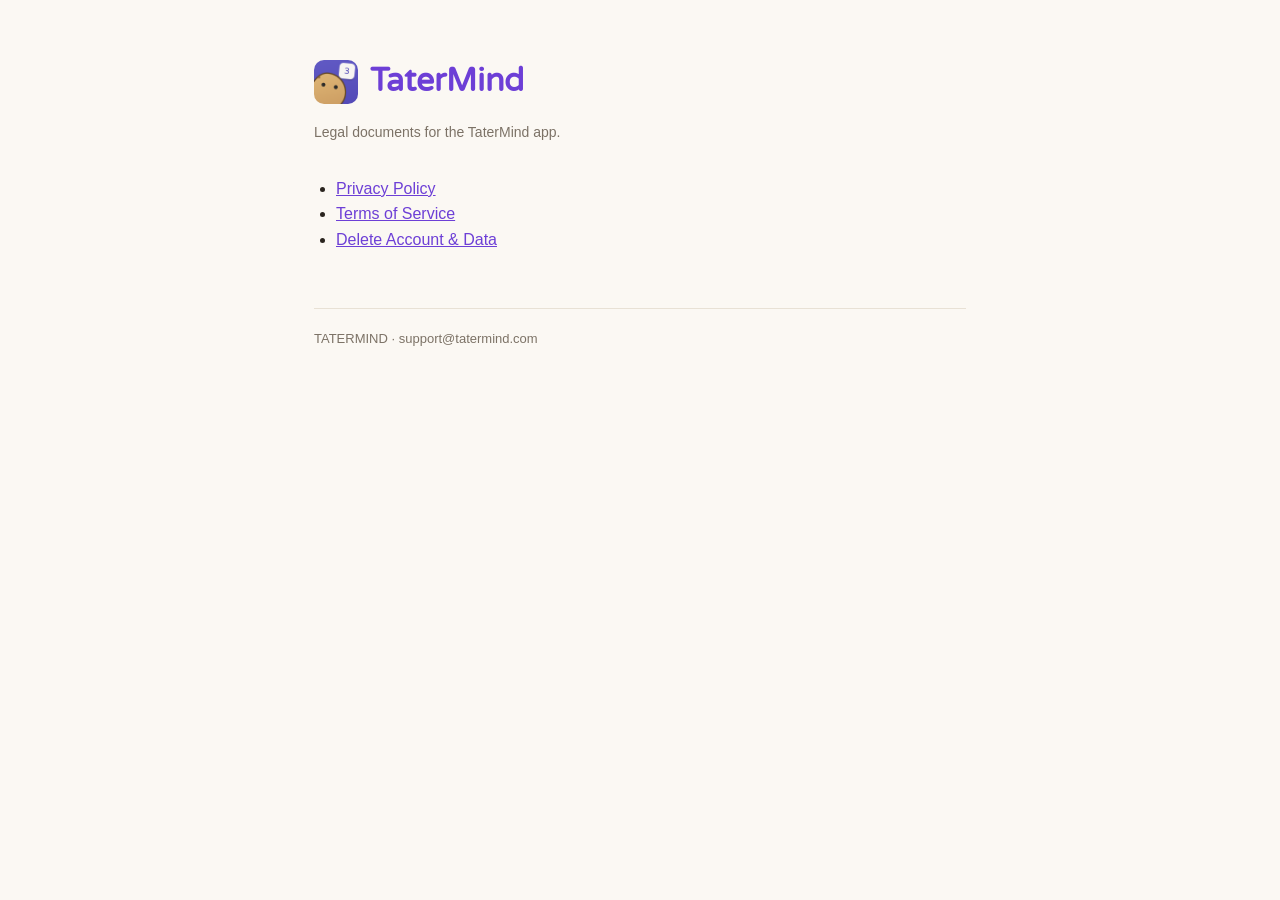
<file: index.html>
<!doctype html>
<html lang="en">
<head>
<meta charset="utf-8">
<meta name="viewport" content="width=device-width,initial-scale=1">
<title>TaterMind — Legal</title>
<link rel="preconnect" href="https://fonts.googleapis.com">
<link rel="preconnect" href="https://fonts.gstatic.com" crossorigin>
<link href="https://fonts.googleapis.com/css2?family=Varela+Round&display=swap" rel="stylesheet">
<link rel="stylesheet" href="style.css">
<style>
  .brand {
    display: flex;
    align-items: center;
    gap: 12px;
    margin: 0 0 6px;
  }
  .brand img {
    width: 44px;
    height: 44px;
    border-radius: 10px;
  }
  .brand .wordmark {
    font-family: "Varela Round", -apple-system, "Segoe UI", sans-serif;
    font-size: 32px;
    color: var(--accent);
    margin: 0;
  }
</style>
</head>
<body>
<div class="page">
  <div class="brand">
    <img src="icon.png" alt="TaterMind icon">
    <h1 class="wordmark">TaterMind</h1>
  </div>
  <p class="updated">Legal documents for the TaterMind app.</p>
  <ul>
    <li><a href="privacy-policy.html">Privacy Policy</a></li>
    <li><a href="terms-of-service.html">Terms of Service</a></li>
    <li><a href="delete-account.html">Delete Account &amp; Data</a></li>
  </ul>
  <footer>TATERMIND · support@tatermind.com</footer>
</div>
</body>
</html>
</file>
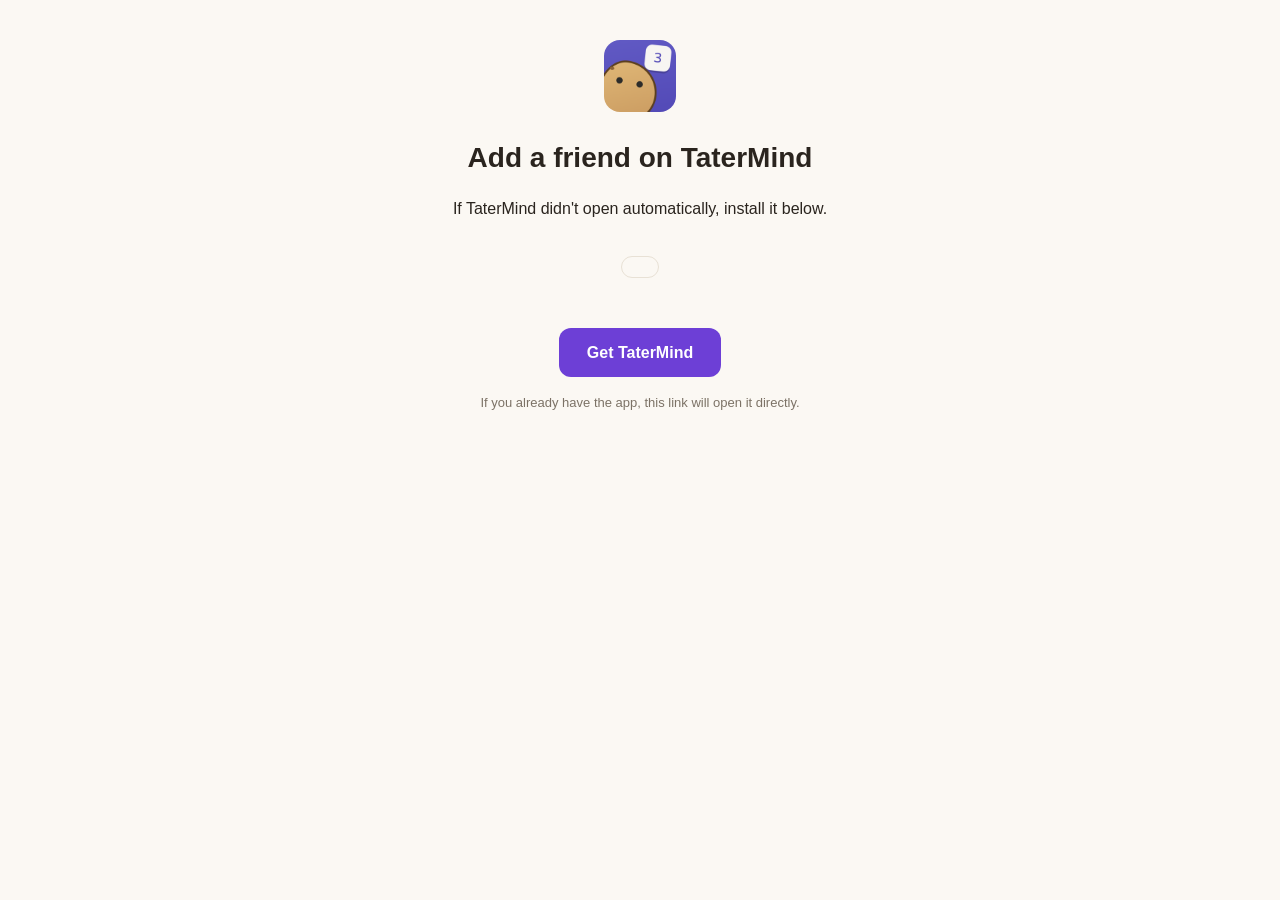
<file: add/index.html>
<!doctype html>
<html lang="en">
<head>
<meta charset="utf-8">
<meta name="viewport" content="width=device-width,initial-scale=1">
<title>Add a friend on TaterMind</title>
<link rel="stylesheet" href="../style.css">
<style>
  .card {
    text-align: center;
    padding-top: 40px;
  }
  .card img { width: 72px; height: 72px; border-radius: 16px; margin-bottom: 16px; }
  .code {
    display: inline-block;
    margin: 18px 0;
    padding: 10px 18px;
    border: 1px solid var(--border);
    border-radius: 12px;
    font-size: 22px;
    font-weight: 700;
    letter-spacing: 2px;
  }
  .btn {
    display: inline-block;
    margin-top: 8px;
    padding: 12px 28px;
    background: var(--accent);
    color: #fff;
    border-radius: 12px;
    text-decoration: none;
    font-weight: 600;
  }
</style>
</head>
<body>
<div class="page card">
  <img src="../icon.png" alt="TaterMind">
  <h1>Add a friend on TaterMind</h1>
  <p id="msg">Opening TaterMind&hellip;</p>
  <div class="code" id="code" hidden></div>
  <p><a class="btn" id="storeLink" href="https://play.google.com/store/apps/details?id=com.tatermind.tatermind">Get TaterMind</a></p>
  <p style="color:var(--muted); font-size:13px;">If you already have the app, this link will open it directly.</p>
</div>
<script>
  // Same store URLs as lib/core/app_config.dart — keep in sync.
  var ANDROID_STORE_URL = 'https://play.google.com/store/apps/details?id=com.tatermind.tatermind';
  var IOS_STORE_URL = ''; // fill in once live on the App Store, e.g. 'https://apps.apple.com/app/id0000000000'

  var params = new URLSearchParams(window.location.search);
  var code = (params.get('code') || '').trim().toUpperCase();
  var ua = navigator.userAgent || '';
  var isIOS = /iPad|iPhone|iPod/.test(ua);
  var isAndroid = /Android/.test(ua);
  var storeUrl = isIOS ? IOS_STORE_URL : ANDROID_STORE_URL;

  if (code) {
    document.getElementById('code').textContent = code;
    document.getElementById('code').hidden = false;
  }

  var storeLink = document.getElementById('storeLink');
  if (storeUrl) {
    storeLink.href = storeUrl;
  } else {
    storeLink.textContent = 'Coming soon on iOS';
    storeLink.removeAttribute('href');
  }

  // Best-effort so the code can be auto-filled after a fresh install —
  // AddFriendScreen can offer "paste code?" using this on first launch.
  // Requires a user gesture on iOS Safari, so it's re-attempted on tap too.
  function copyCode() {
    if (code && navigator.clipboard) {
      navigator.clipboard.writeText(code).catch(function () {});
    }
  }
  copyCode();
  document.body.addEventListener('click', copyCode, { once: true });

  document.getElementById('msg').textContent = code
    ? "If TaterMind didn't open automatically, install it below, then enter code " + code + '.'
    : "If TaterMind didn't open automatically, install it below.";

  // Give the OS a moment to hand off to the app (Universal/App Links)
  // before nudging toward the store as a fallback.
  if (storeUrl && (isIOS || isAndroid)) {
    setTimeout(function () {
      window.location.href = storeUrl;
    }, 1500);
  }
</script>
</body>
</html>
</file>
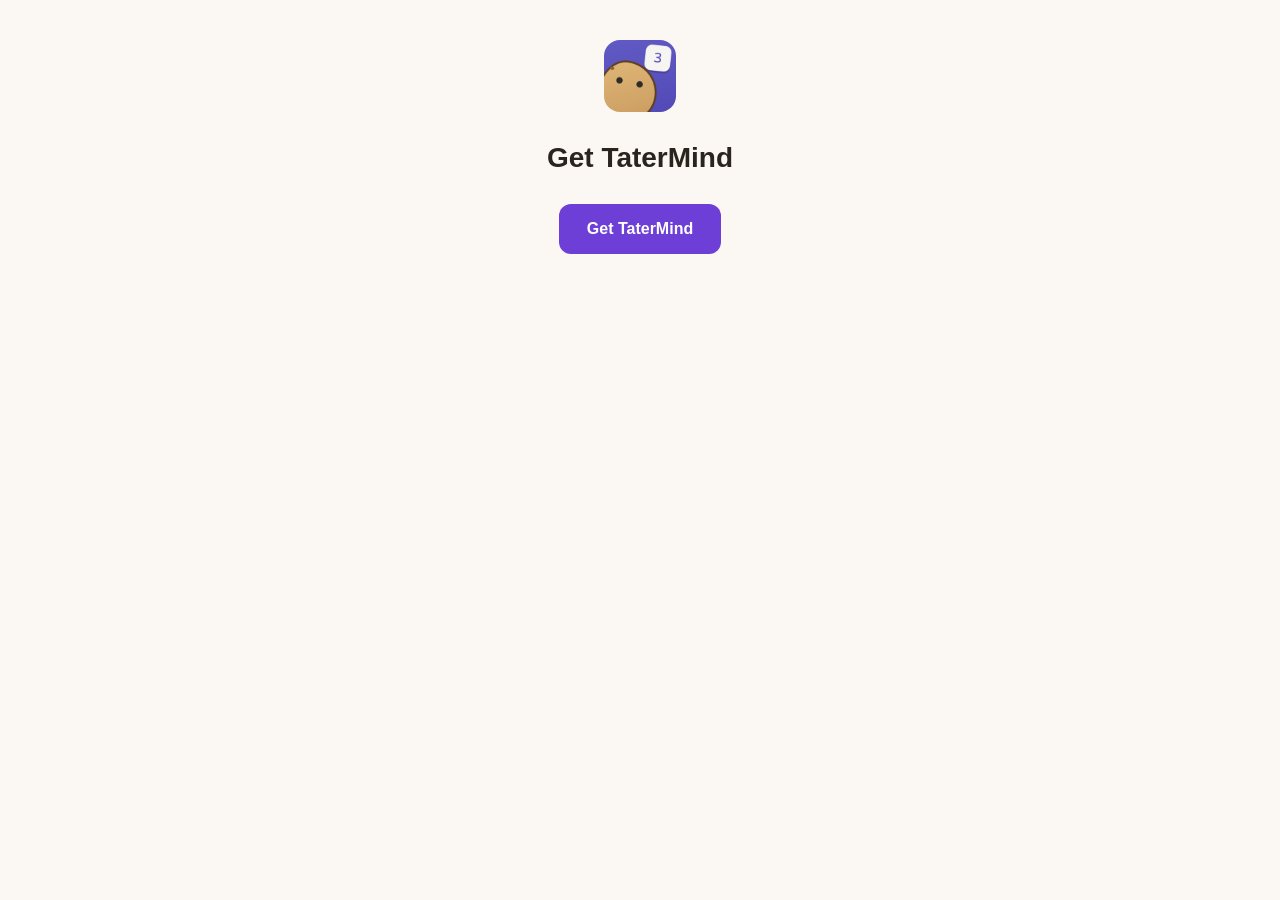
<file: get/index.html>
<!doctype html>
<html lang="en">
<head>
<meta charset="utf-8">
<meta name="viewport" content="width=device-width,initial-scale=1">
<title>Get TaterMind</title>
<link rel="stylesheet" href="../style.css">
<style>
  .card { text-align: center; padding-top: 40px; }
  .card img { width: 72px; height: 72px; border-radius: 16px; margin-bottom: 16px; }
  .btn {
    display: inline-block;
    margin-top: 8px;
    padding: 12px 28px;
    background: var(--accent);
    color: #fff;
    border-radius: 12px;
    text-decoration: none;
    font-weight: 600;
  }
</style>
</head>
<body>
<div class="page card">
  <img src="../icon.png" alt="TaterMind">
  <h1>Get TaterMind</h1>
  <p id="msg">Taking you to the app store&hellip;</p>
  <p><a class="btn" id="storeLink" href="https://play.google.com/store/apps/details?id=com.tatermind.tatermind">Get TaterMind</a></p>
</div>
<script>
  // Same store URLs as lib/core/app_config.dart — keep in sync.
  var ANDROID_STORE_URL = 'https://play.google.com/store/apps/details?id=com.tatermind.tatermind';
  var IOS_STORE_URL = ''; // fill in once live on the App Store, e.g. 'https://apps.apple.com/app/id0000000000'

  var ua = navigator.userAgent || '';
  var isIOS = /iPad|iPhone|iPod/.test(ua);
  var isAndroid = /Android/.test(ua);
  var storeUrl = isIOS ? IOS_STORE_URL : ANDROID_STORE_URL;

  var storeLink = document.getElementById('storeLink');
  if (storeUrl) {
    storeLink.href = storeUrl;
  } else {
    storeLink.textContent = 'Coming soon on iOS';
    storeLink.removeAttribute('href');
    document.getElementById('msg').textContent = '';
  }

  if (storeUrl && (isIOS || isAndroid)) {
    setTimeout(function () {
      window.location.href = storeUrl;
    }, 800);
  } else {
    document.getElementById('msg').textContent = '';
  }
</script>
</body>
</html>
</file>
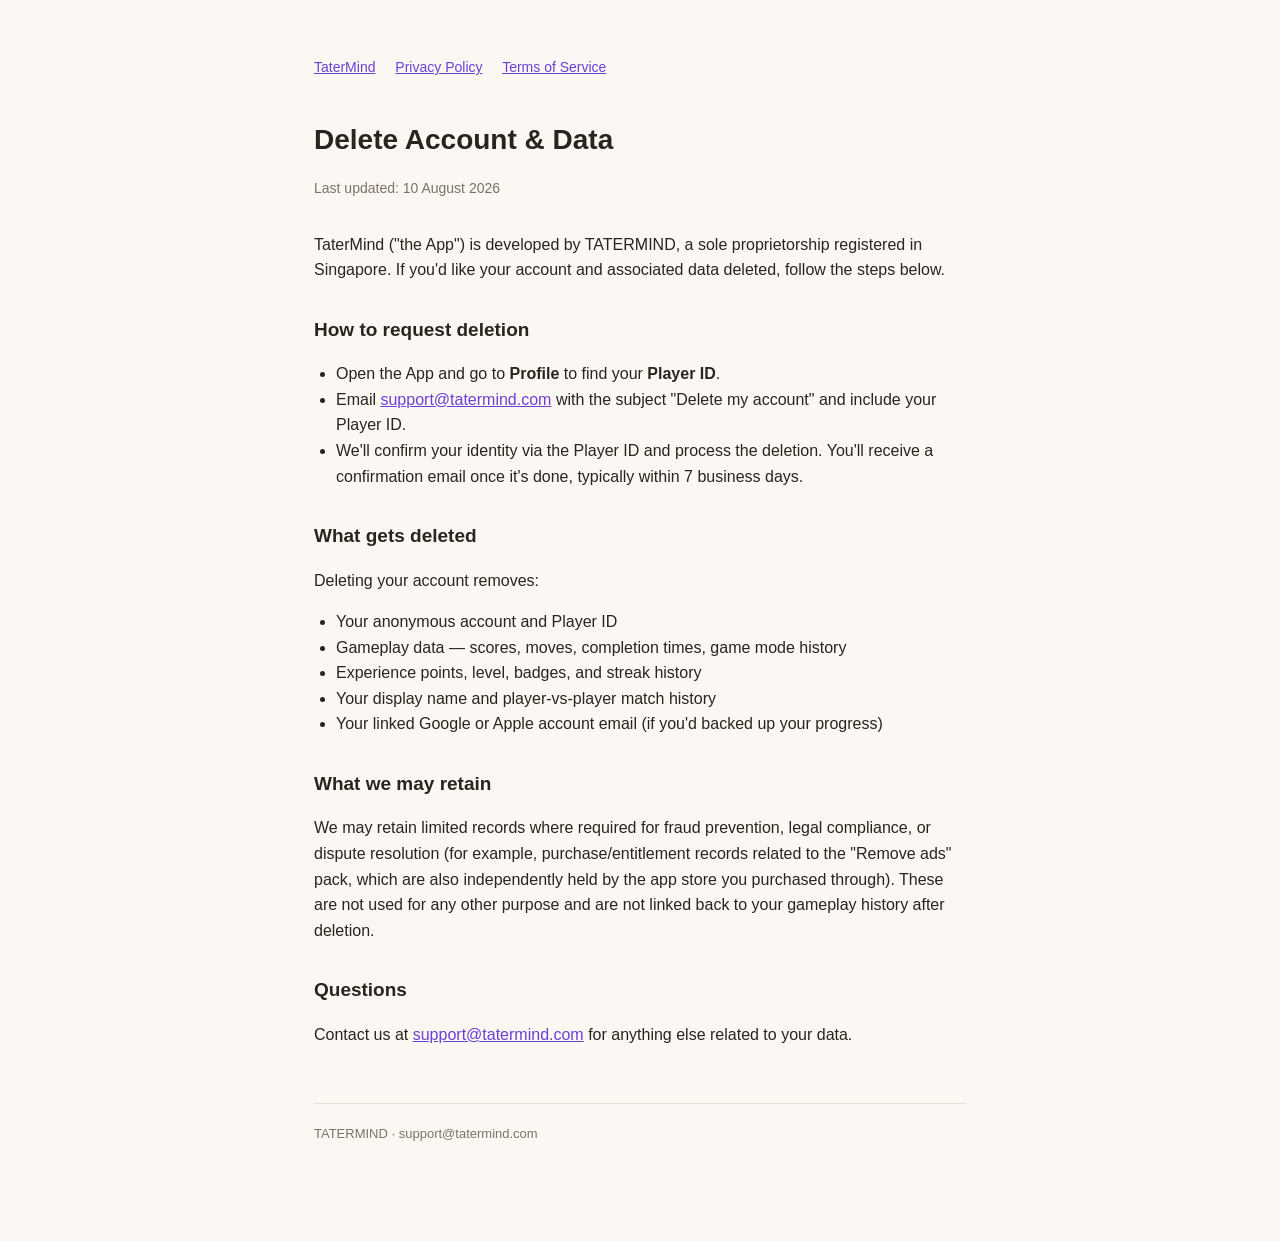
<file: delete-account.html>
<!doctype html>
<html lang="en">
<head>
<meta charset="utf-8">
<meta name="viewport" content="width=device-width,initial-scale=1">
<title>Delete Account &amp; Data — TaterMind</title>
<link rel="stylesheet" href="style.css">
</head>
<body>
<div class="page">
  <nav><a href="index.html">TaterMind</a> <a href="privacy-policy.html">Privacy Policy</a> <a href="terms-of-service.html">Terms of Service</a></nav>
  <h1>Delete Account &amp; Data</h1>
  <p class="updated">Last updated: 10 August 2026</p>

  <p>TaterMind ("the App") is developed by TATERMIND, a sole proprietorship registered in Singapore. If you'd like your account and associated data deleted, follow the steps below.</p>

  <h2>How to request deletion</h2>
  <ul>
    <li>Open the App and go to <strong>Profile</strong> to find your <strong>Player ID</strong>.</li>
    <li>Email <a href="mailto:support@tatermind.com">support@tatermind.com</a> with the subject "Delete my account" and include your Player ID.</li>
    <li>We'll confirm your identity via the Player ID and process the deletion. You'll receive a confirmation email once it's done, typically within 7 business days.</li>
  </ul>

  <h2>What gets deleted</h2>
  <p>Deleting your account removes:</p>
  <ul>
    <li>Your anonymous account and Player ID</li>
    <li>Gameplay data — scores, moves, completion times, game mode history</li>
    <li>Experience points, level, badges, and streak history</li>
    <li>Your display name and player-vs-player match history</li>
    <li>Your linked Google or Apple account email (if you'd backed up your progress)</li>
  </ul>

  <h2>What we may retain</h2>
  <p>We may retain limited records where required for fraud prevention, legal compliance, or dispute resolution (for example, purchase/entitlement records related to the "Remove ads" pack, which are also independently held by the app store you purchased through). These are not used for any other purpose and are not linked back to your gameplay history after deletion.</p>

  <h2>Questions</h2>
  <p>Contact us at <a href="mailto:support@tatermind.com">support@tatermind.com</a> for anything else related to your data.</p>

  <footer>TATERMIND &middot; support@tatermind.com</footer>
</div>
</body>
</html>
</file>
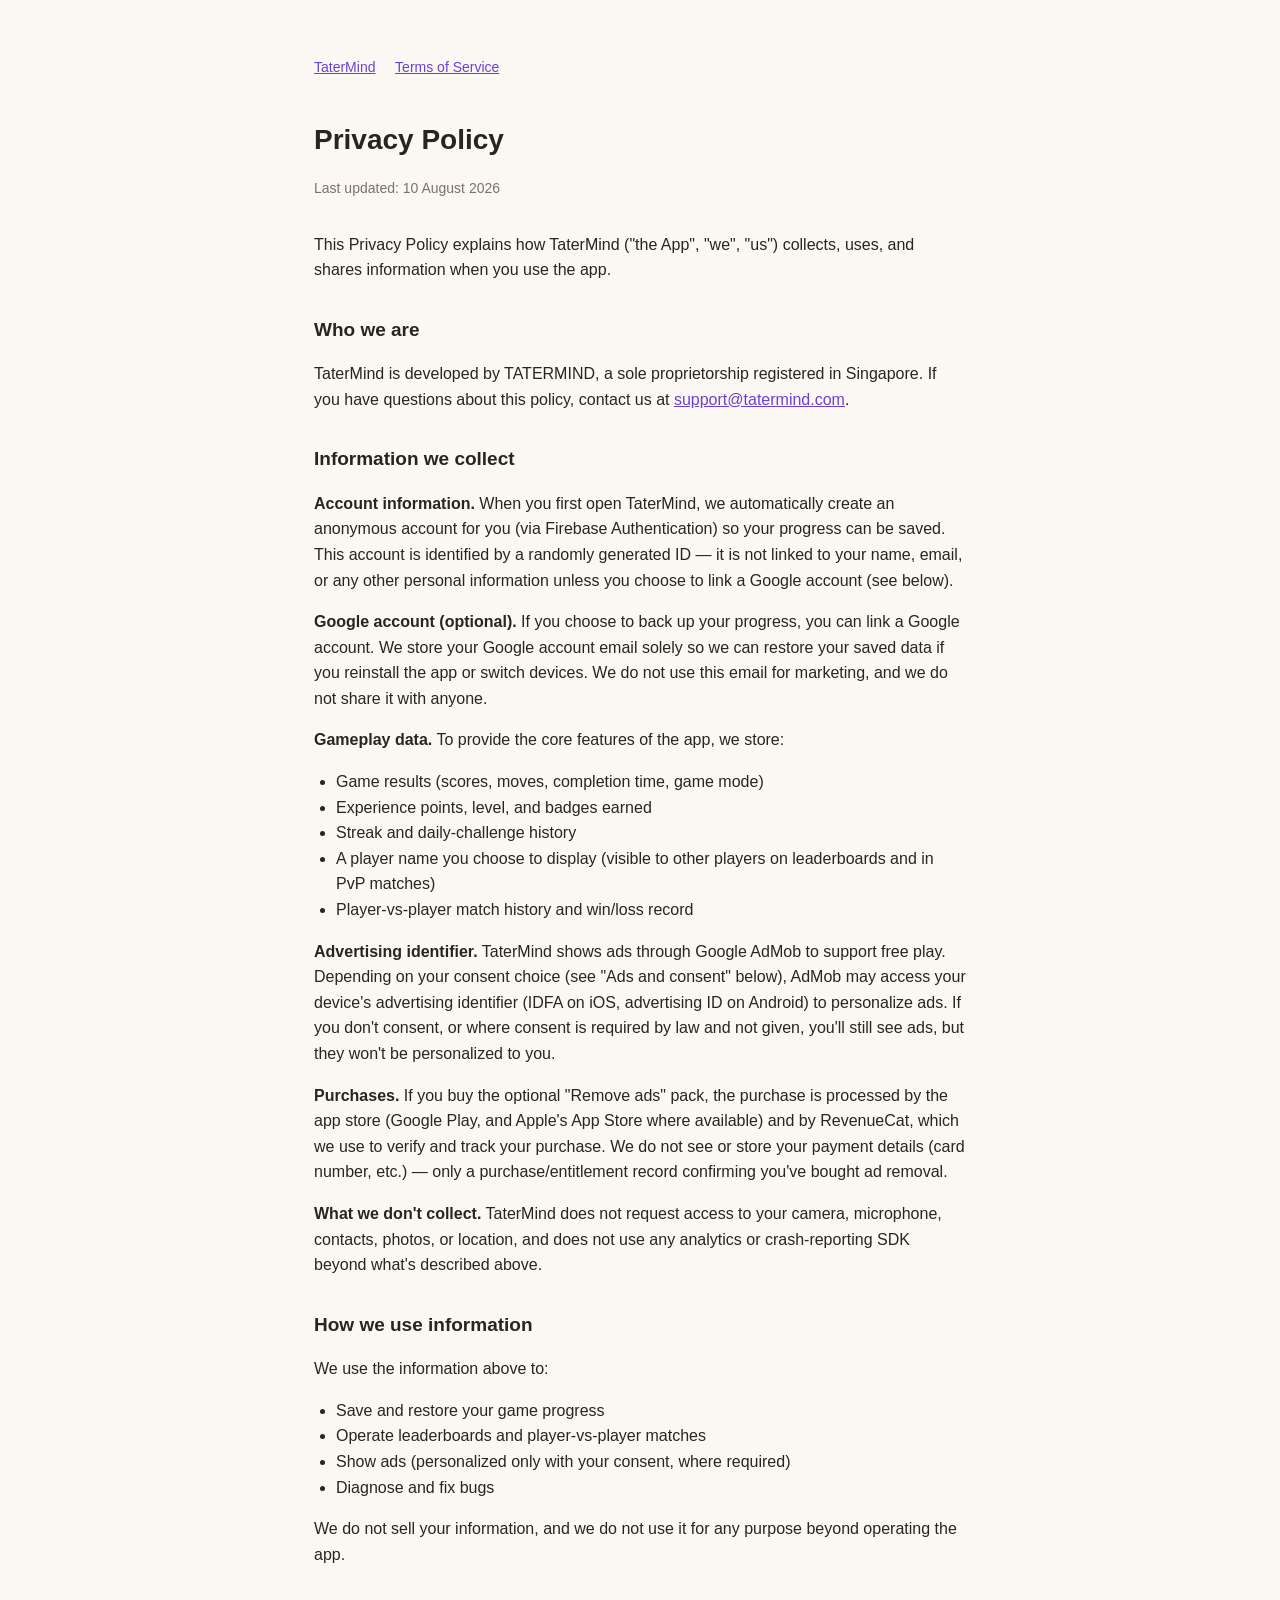
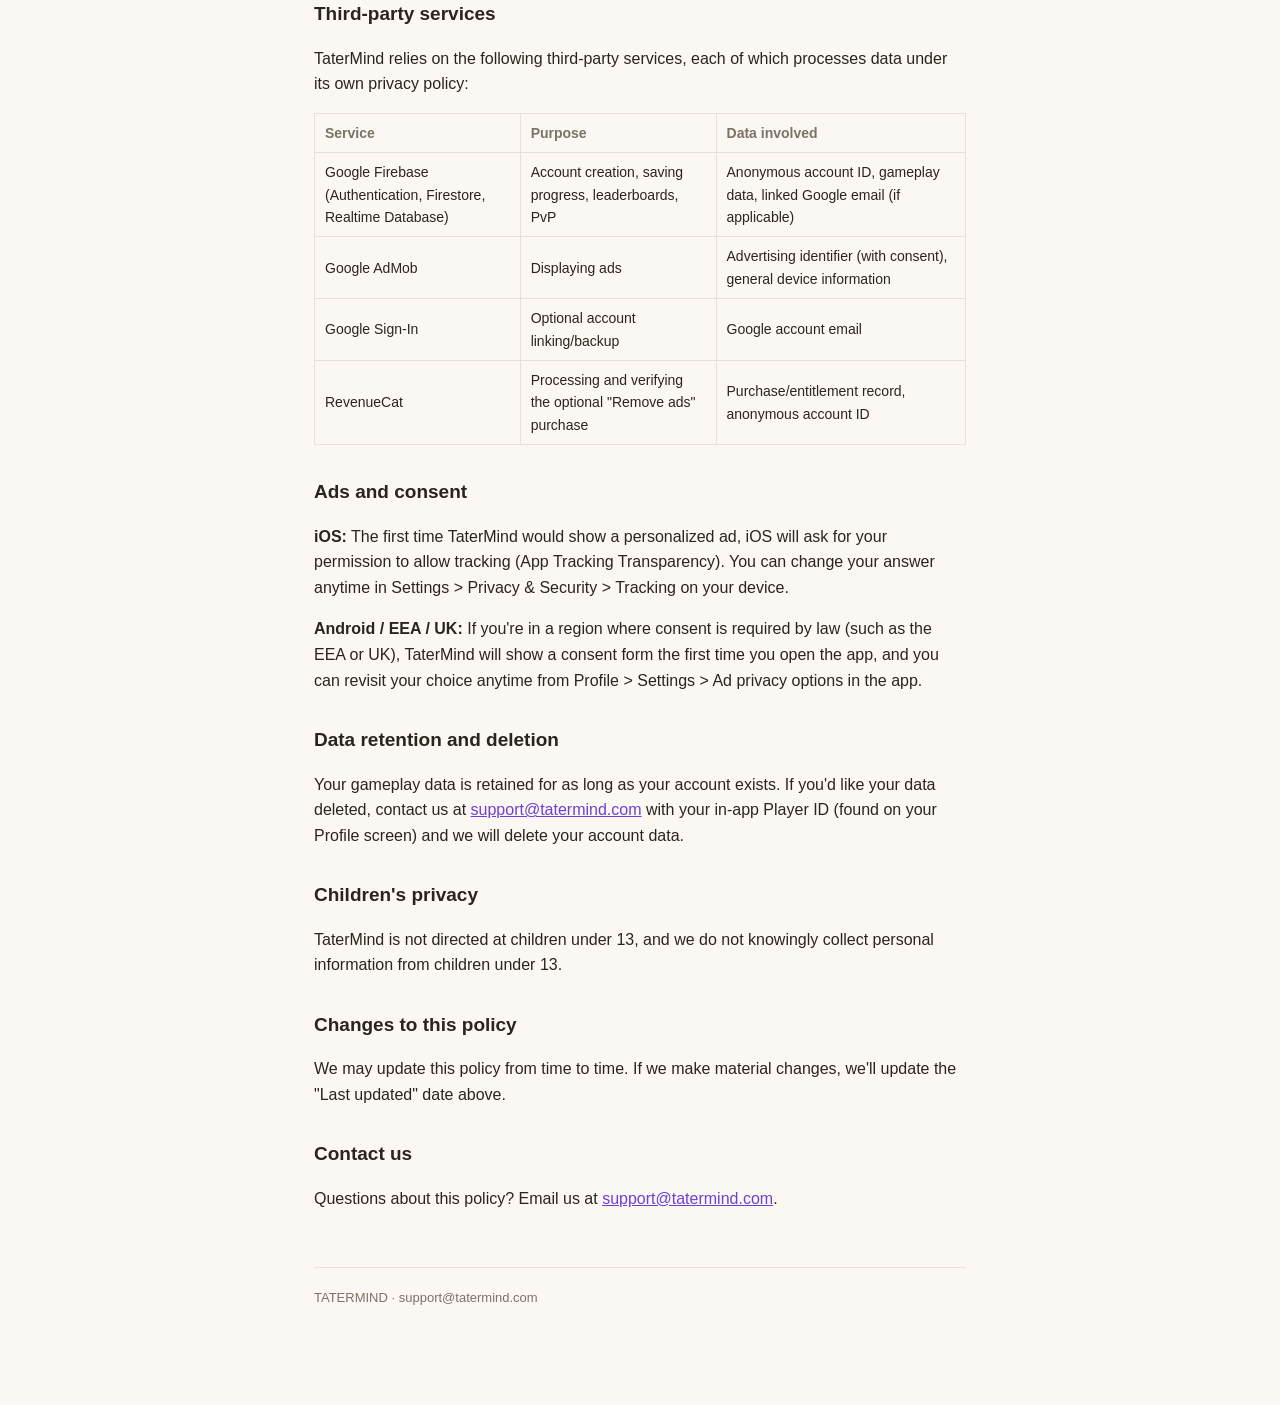
<file: privacy-policy.html>
<!doctype html>
<html lang="en">
<head>
<meta charset="utf-8">
<meta name="viewport" content="width=device-width,initial-scale=1">
<title>Privacy Policy — TaterMind</title>
<link rel="stylesheet" href="style.css">
</head>
<body>
<div class="page">
  <nav><a href="index.html">TaterMind</a> <a href="terms-of-service.html">Terms of Service</a></nav>
  <h1>Privacy Policy</h1>
  <p class="updated">Last updated: 10 August 2026</p>

  <p>This Privacy Policy explains how TaterMind ("the App", "we", "us") collects, uses, and shares information when you use the app.</p>

  <h2>Who we are</h2>
  <p>TaterMind is developed by TATERMIND, a sole proprietorship registered in Singapore. If you have questions about this policy, contact us at <a href="mailto:support@tatermind.com">support@tatermind.com</a>.</p>

  <h2>Information we collect</h2>
  <p><strong>Account information.</strong> When you first open TaterMind, we automatically create an anonymous account for you (via Firebase Authentication) so your progress can be saved. This account is identified by a randomly generated ID — it is not linked to your name, email, or any other personal information unless you choose to link a Google account (see below).</p>
  <p><strong>Google account (optional).</strong> If you choose to back up your progress, you can link a Google account. We store your Google account email solely so we can restore your saved data if you reinstall the app or switch devices. We do not use this email for marketing, and we do not share it with anyone.</p>
  <p><strong>Gameplay data.</strong> To provide the core features of the app, we store:</p>
  <ul>
    <li>Game results (scores, moves, completion time, game mode)</li>
    <li>Experience points, level, and badges earned</li>
    <li>Streak and daily-challenge history</li>
    <li>A player name you choose to display (visible to other players on leaderboards and in PvP matches)</li>
    <li>Player-vs-player match history and win/loss record</li>
  </ul>
  <p><strong>Advertising identifier.</strong> TaterMind shows ads through Google AdMob to support free play. Depending on your consent choice (see "Ads and consent" below), AdMob may access your device's advertising identifier (IDFA on iOS, advertising ID on Android) to personalize ads. If you don't consent, or where consent is required by law and not given, you'll still see ads, but they won't be personalized to you.</p>
  <p><strong>Purchases.</strong> If you buy the optional "Remove ads" pack, the purchase is processed by the app store (Google Play, and Apple's App Store where available) and by RevenueCat, which we use to verify and track your purchase. We do not see or store your payment details (card number, etc.) — only a purchase/entitlement record confirming you've bought ad removal.</p>
  <p><strong>What we don't collect.</strong> TaterMind does not request access to your camera, microphone, contacts, photos, or location, and does not use any analytics or crash-reporting SDK beyond what's described above.</p>

  <h2>How we use information</h2>
  <p>We use the information above to:</p>
  <ul>
    <li>Save and restore your game progress</li>
    <li>Operate leaderboards and player-vs-player matches</li>
    <li>Show ads (personalized only with your consent, where required)</li>
    <li>Diagnose and fix bugs</li>
  </ul>
  <p>We do not sell your information, and we do not use it for any purpose beyond operating the app.</p>

  <h2>Third-party services</h2>
  <p>TaterMind relies on the following third-party services, each of which processes data under its own privacy policy:</p>
  <table>
    <tr><th>Service</th><th>Purpose</th><th>Data involved</th></tr>
    <tr><td>Google Firebase (Authentication, Firestore, Realtime Database)</td><td>Account creation, saving progress, leaderboards, PvP</td><td>Anonymous account ID, gameplay data, linked Google email (if applicable)</td></tr>
    <tr><td>Google AdMob</td><td>Displaying ads</td><td>Advertising identifier (with consent), general device information</td></tr>
    <tr><td>Google Sign-In</td><td>Optional account linking/backup</td><td>Google account email</td></tr>
    <tr><td>RevenueCat</td><td>Processing and verifying the optional "Remove ads" purchase</td><td>Purchase/entitlement record, anonymous account ID</td></tr>
  </table>

  <h2>Ads and consent</h2>
  <p><strong>iOS:</strong> The first time TaterMind would show a personalized ad, iOS will ask for your permission to allow tracking (App Tracking Transparency). You can change your answer anytime in Settings &gt; Privacy &amp; Security &gt; Tracking on your device.</p>
  <p><strong>Android / EEA / UK:</strong> If you're in a region where consent is required by law (such as the EEA or UK), TaterMind will show a consent form the first time you open the app, and you can revisit your choice anytime from Profile &gt; Settings &gt; Ad privacy options in the app.</p>

  <h2>Data retention and deletion</h2>
  <p>Your gameplay data is retained for as long as your account exists. If you'd like your data deleted, contact us at <a href="mailto:support@tatermind.com">support@tatermind.com</a> with your in-app Player ID (found on your Profile screen) and we will delete your account data.</p>

  <h2>Children's privacy</h2>
  <p>TaterMind is not directed at children under 13, and we do not knowingly collect personal information from children under 13.</p>

  <h2>Changes to this policy</h2>
  <p>We may update this policy from time to time. If we make material changes, we'll update the "Last updated" date above.</p>

  <h2>Contact us</h2>
  <p>Questions about this policy? Email us at <a href="mailto:support@tatermind.com">support@tatermind.com</a>.</p>

  <footer>TATERMIND · support@tatermind.com</footer>
</div>
</body>
</html>
</file>
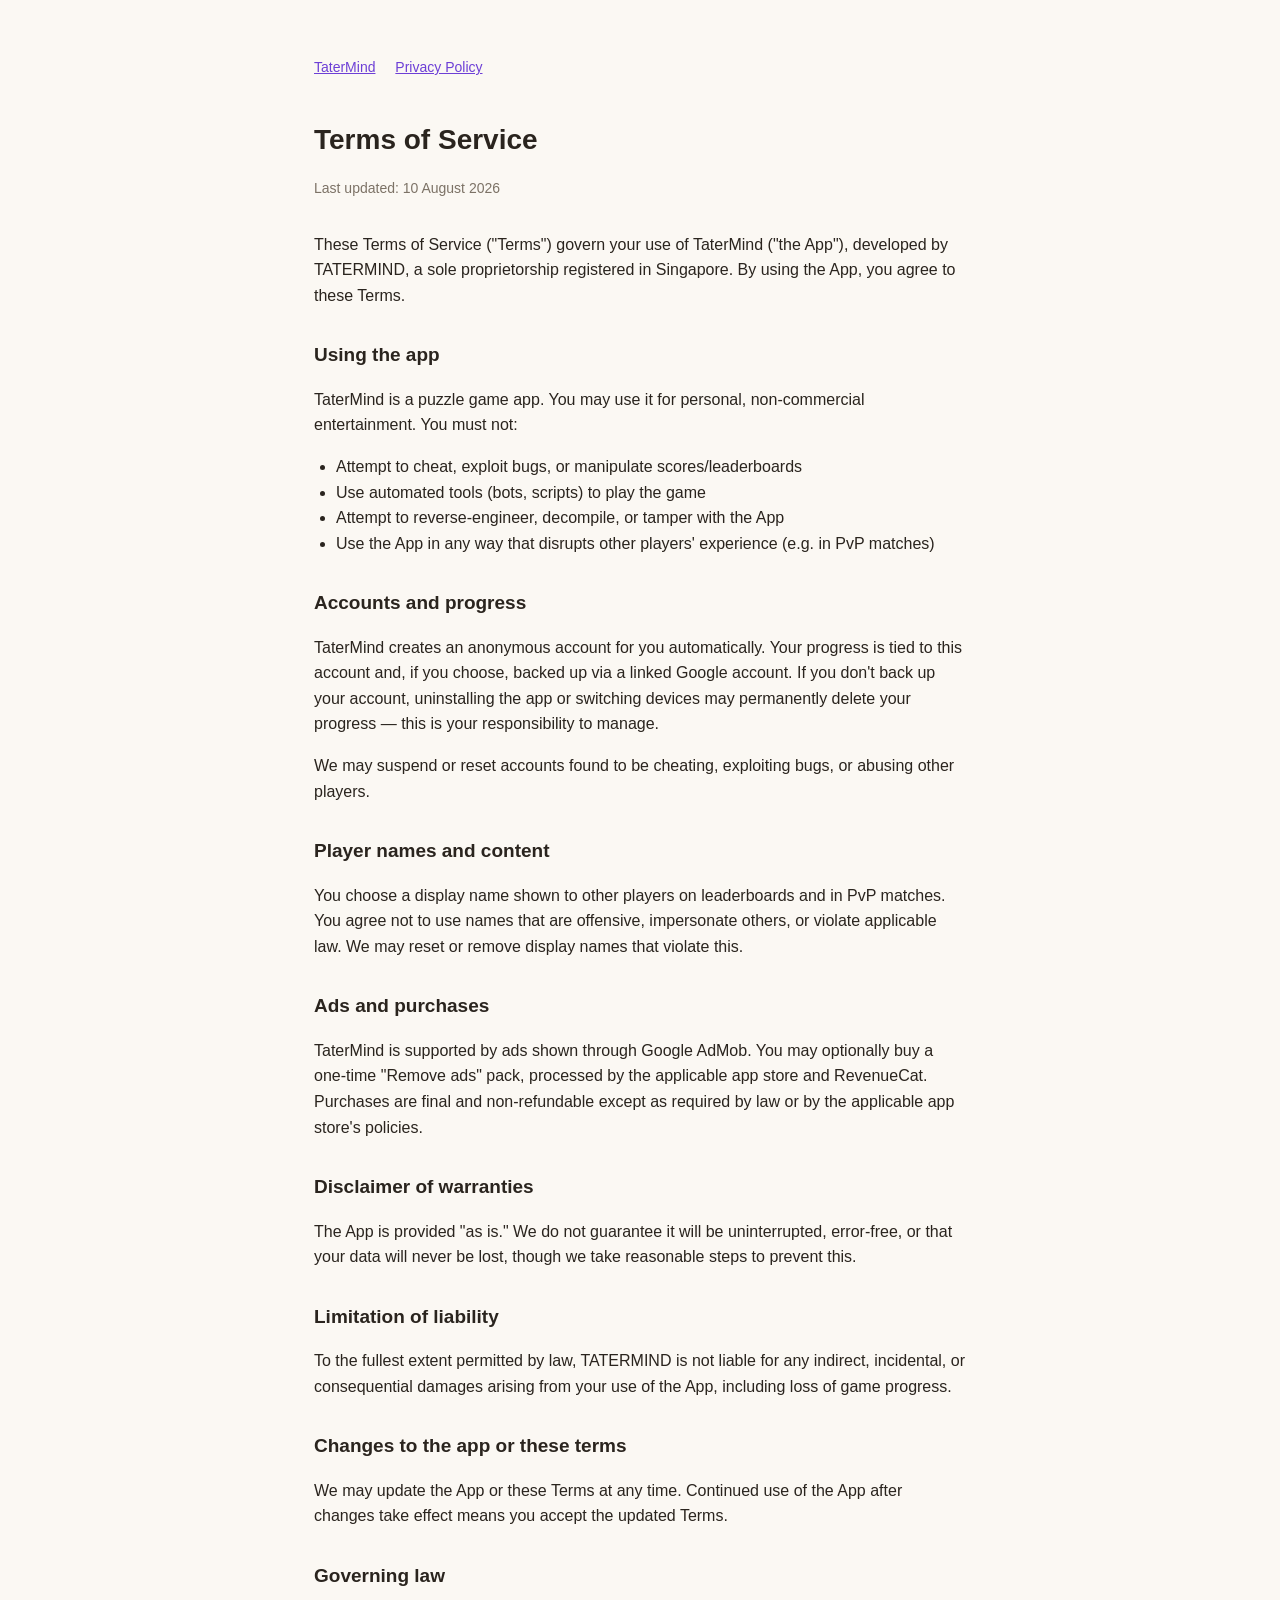
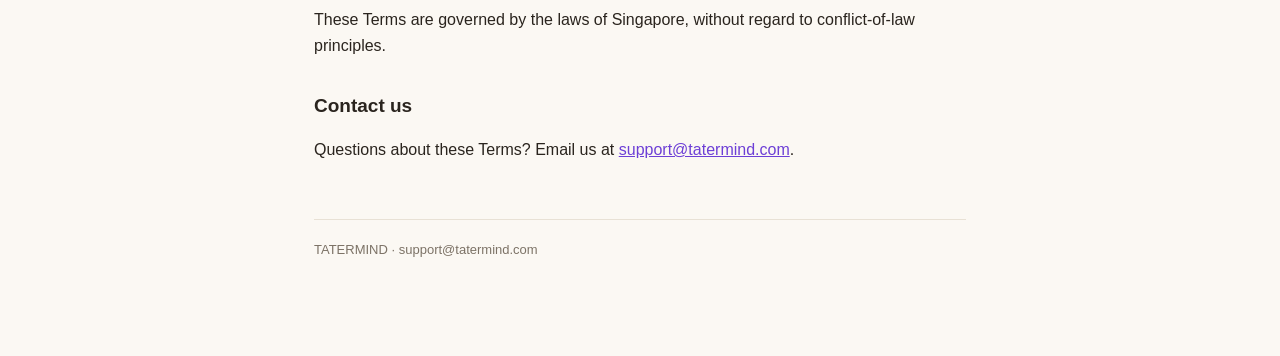
<file: terms-of-service.html>
<!doctype html>
<html lang="en">
<head>
<meta charset="utf-8">
<meta name="viewport" content="width=device-width,initial-scale=1">
<title>Terms of Service — TaterMind</title>
<link rel="stylesheet" href="style.css">
</head>
<body>
<div class="page">
  <nav><a href="index.html">TaterMind</a> <a href="privacy-policy.html">Privacy Policy</a></nav>
  <h1>Terms of Service</h1>
  <p class="updated">Last updated: 10 August 2026</p>

  <p>These Terms of Service ("Terms") govern your use of TaterMind ("the App"), developed by TATERMIND, a sole proprietorship registered in Singapore. By using the App, you agree to these Terms.</p>

  <h2>Using the app</h2>
  <p>TaterMind is a puzzle game app. You may use it for personal, non-commercial entertainment. You must not:</p>
  <ul>
    <li>Attempt to cheat, exploit bugs, or manipulate scores/leaderboards</li>
    <li>Use automated tools (bots, scripts) to play the game</li>
    <li>Attempt to reverse-engineer, decompile, or tamper with the App</li>
    <li>Use the App in any way that disrupts other players' experience (e.g. in PvP matches)</li>
  </ul>

  <h2>Accounts and progress</h2>
  <p>TaterMind creates an anonymous account for you automatically. Your progress is tied to this account and, if you choose, backed up via a linked Google account. If you don't back up your account, uninstalling the app or switching devices may permanently delete your progress — this is your responsibility to manage.</p>
  <p>We may suspend or reset accounts found to be cheating, exploiting bugs, or abusing other players.</p>

  <h2>Player names and content</h2>
  <p>You choose a display name shown to other players on leaderboards and in PvP matches. You agree not to use names that are offensive, impersonate others, or violate applicable law. We may reset or remove display names that violate this.</p>

  <h2>Ads and purchases</h2>
  <p>TaterMind is supported by ads shown through Google AdMob. You may optionally buy a one-time "Remove ads" pack, processed by the applicable app store and RevenueCat. Purchases are final and non-refundable except as required by law or by the applicable app store's policies.</p>

  <h2>Disclaimer of warranties</h2>
  <p>The App is provided "as is." We do not guarantee it will be uninterrupted, error-free, or that your data will never be lost, though we take reasonable steps to prevent this.</p>

  <h2>Limitation of liability</h2>
  <p>To the fullest extent permitted by law, TATERMIND is not liable for any indirect, incidental, or consequential damages arising from your use of the App, including loss of game progress.</p>

  <h2>Changes to the app or these terms</h2>
  <p>We may update the App or these Terms at any time. Continued use of the App after changes take effect means you accept the updated Terms.</p>

  <h2>Governing law</h2>
  <p>These Terms are governed by the laws of Singapore, without regard to conflict-of-law principles.</p>

  <h2>Contact us</h2>
  <p>Questions about these Terms? Email us at <a href="mailto:support@tatermind.com">support@tatermind.com</a>.</p>

  <footer>TATERMIND · support@tatermind.com</footer>
</div>
</body>
</html>
</file>
<file: style.css>
:root {
  color-scheme: light dark;
  --bg: #fbf8f3;
  --ink: #2a241e;
  --muted: #7c7266;
  --border: #e8e1d5;
  --accent: #6d3fd6;
}
@media (prefers-color-scheme: dark) {
  :root {
    --bg: #17130f;
    --ink: #f1eae0;
    --muted: #a79c8c;
    --border: #342c22;
    --accent: #a586f2;
  }
}
* { box-sizing: border-box; }
html, body { margin: 0; padding: 0; }
body {
  background: var(--bg);
  color: var(--ink);
  font-family: -apple-system, "Segoe UI", "Helvetica Neue", Arial, sans-serif;
  font-size: 16px;
  line-height: 1.6;
}
.page {
  max-width: 700px;
  margin: 0 auto;
  padding: 56px 24px 96px;
}
h1 { font-size: 28px; margin: 0 0 6px; }
h2 { font-size: 19px; margin: 32px 0 10px; }
.updated { color: var(--muted); font-size: 14px; margin-bottom: 32px; }
p, li { color: var(--ink); }
ul { padding-left: 22px; }
a { color: var(--accent); }
table { border-collapse: collapse; width: 100%; margin: 12px 0; font-size: 14px; }
th, td { text-align: left; padding: 8px 10px; border: 1px solid var(--border); }
th { background: transparent; color: var(--muted); font-weight: 600; }
nav { margin-bottom: 40px; font-size: 14px; }
nav a { margin-right: 16px; }
footer { margin-top: 56px; padding-top: 20px; border-top: 1px solid var(--border); font-size: 13px; color: var(--muted); }
</file>
